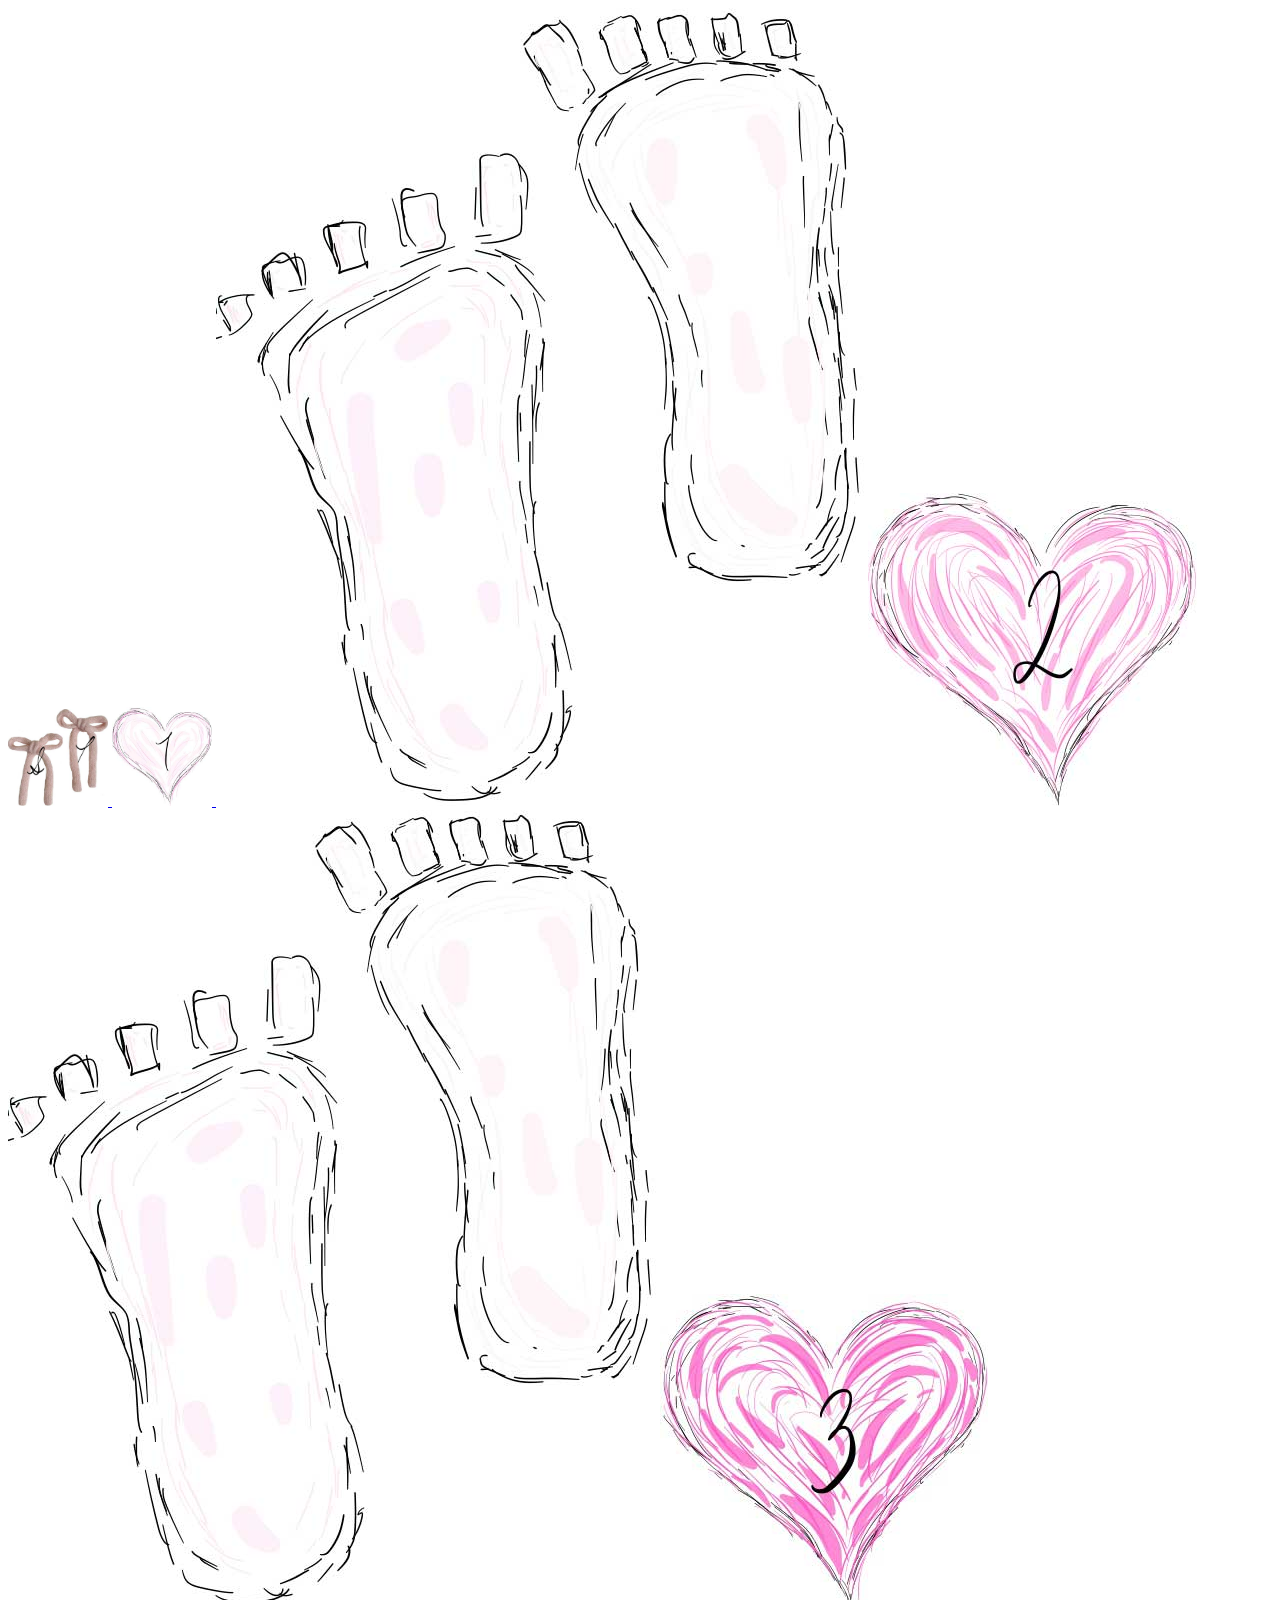
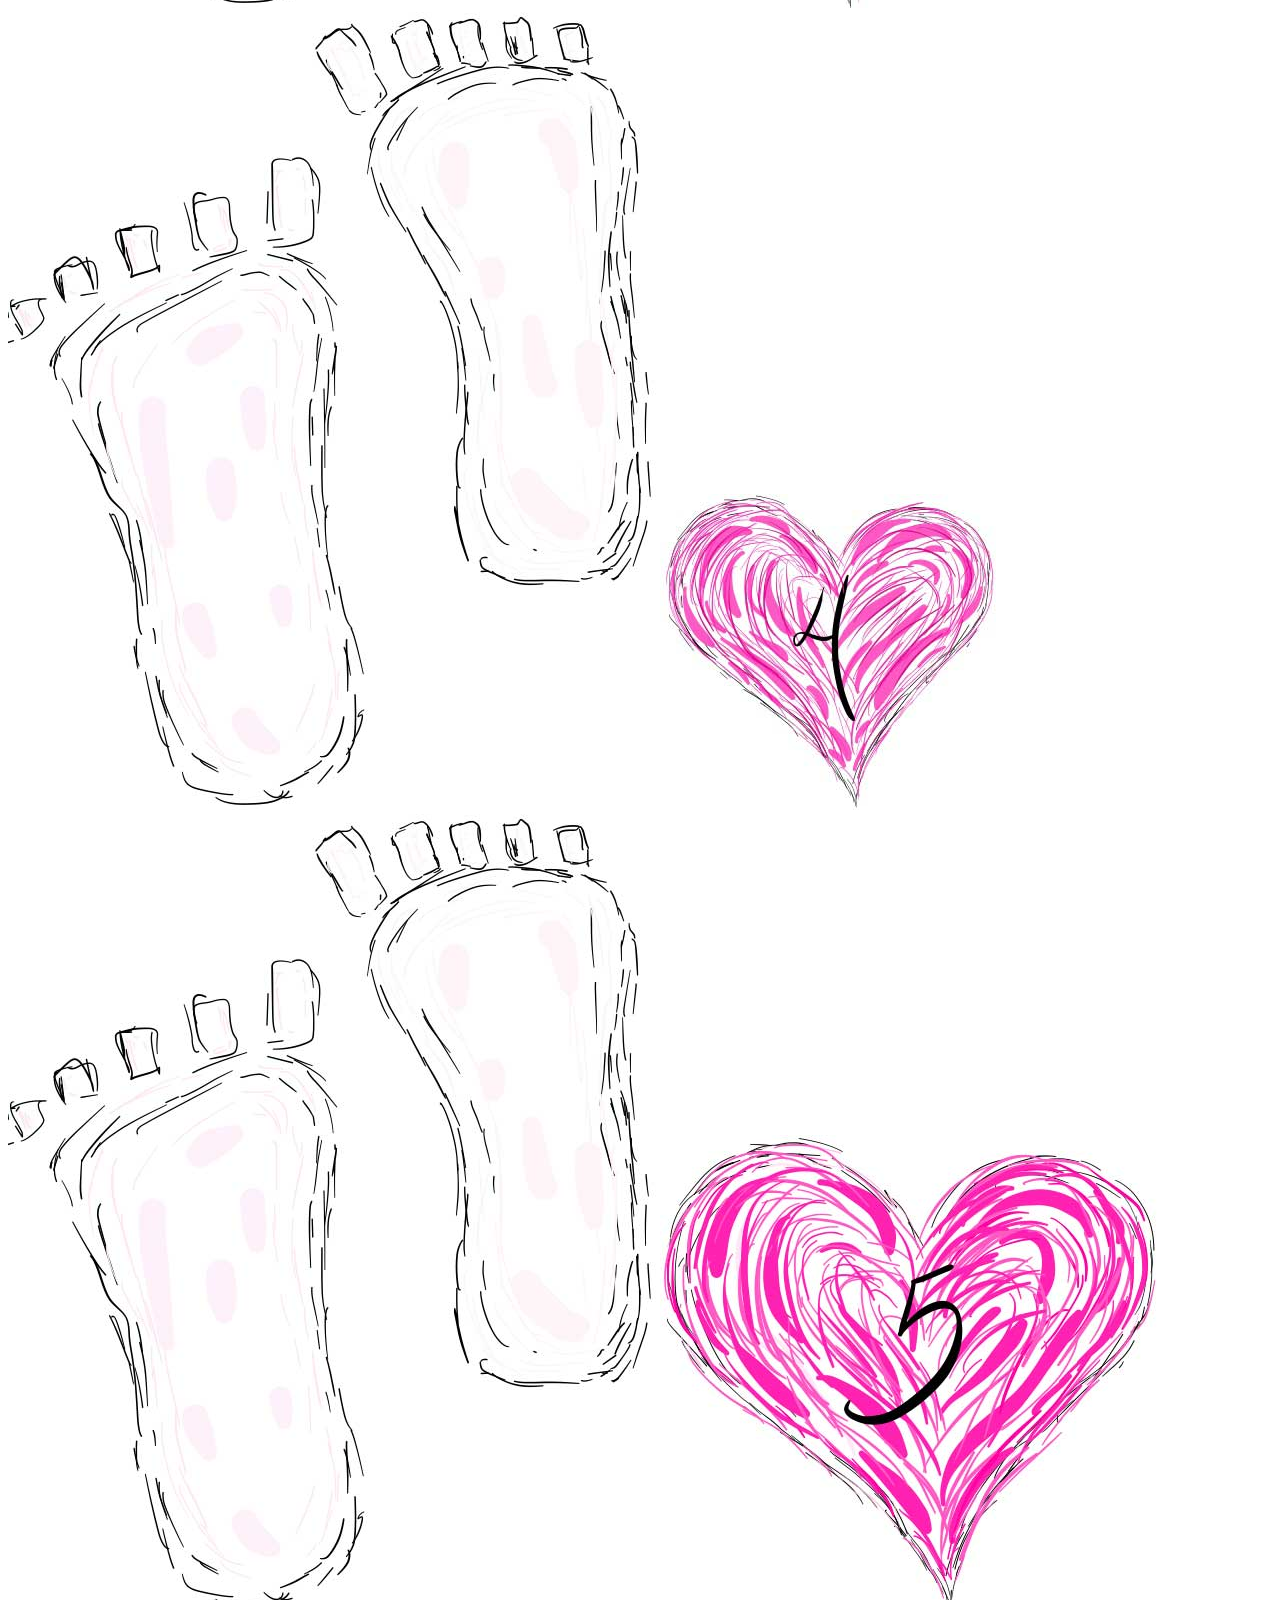
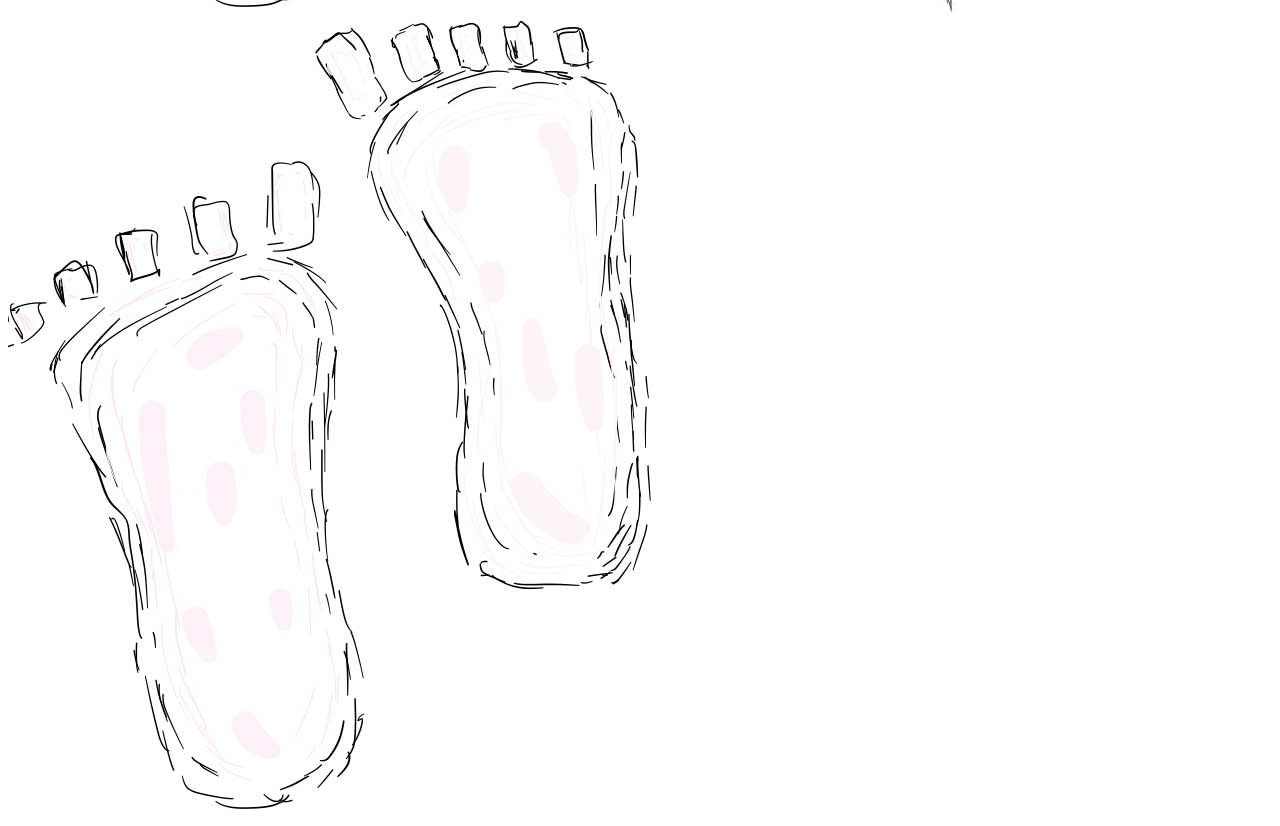
<file: index.html>
<!DOCTYPE html>
<head>
    <meta charset="UTF-8">
    <meta name="viewport" content="width=device-width, initial-scale=1.0">
    <title>lovehome</title>
    <link rel="stylesheet" href="css/style.css">
</head>
<body>
<a href="index.html"> 
    <img src="IMG_2011fw.jpg" class="ribbons"> 
  </a>
  
  <a href= "1.html"> 
    <img class= "heart1" src="IMG_1994fw.jpg" >
  </a>

  <img class="footstep1" src="IMG_2013fw.jpg">

<a href="2.html">
    <img class="heart2" src="IMG_1995fw.jpg">
</a>

<img class="footstep2" src="IMG_2013fw.jpg">

<a href="3.html">
    <img class="heart3" src="IMG_1996fw.jpg">
</a>

<img class="footstep3" src="IMG_2013fw.jpg">

<a href="4.html">
    <img class="heart4" src="IMG_1997fw.jpg">
</a>

<img class="footstep4" src="IMG_2013fw.jpg">

<a href="5.html">
    <img class="heart5" src="IMG_1998fw.jpg">
</a>

<img class="footstep5" src="IMG_2013fw.jpg">















</body>
</file>
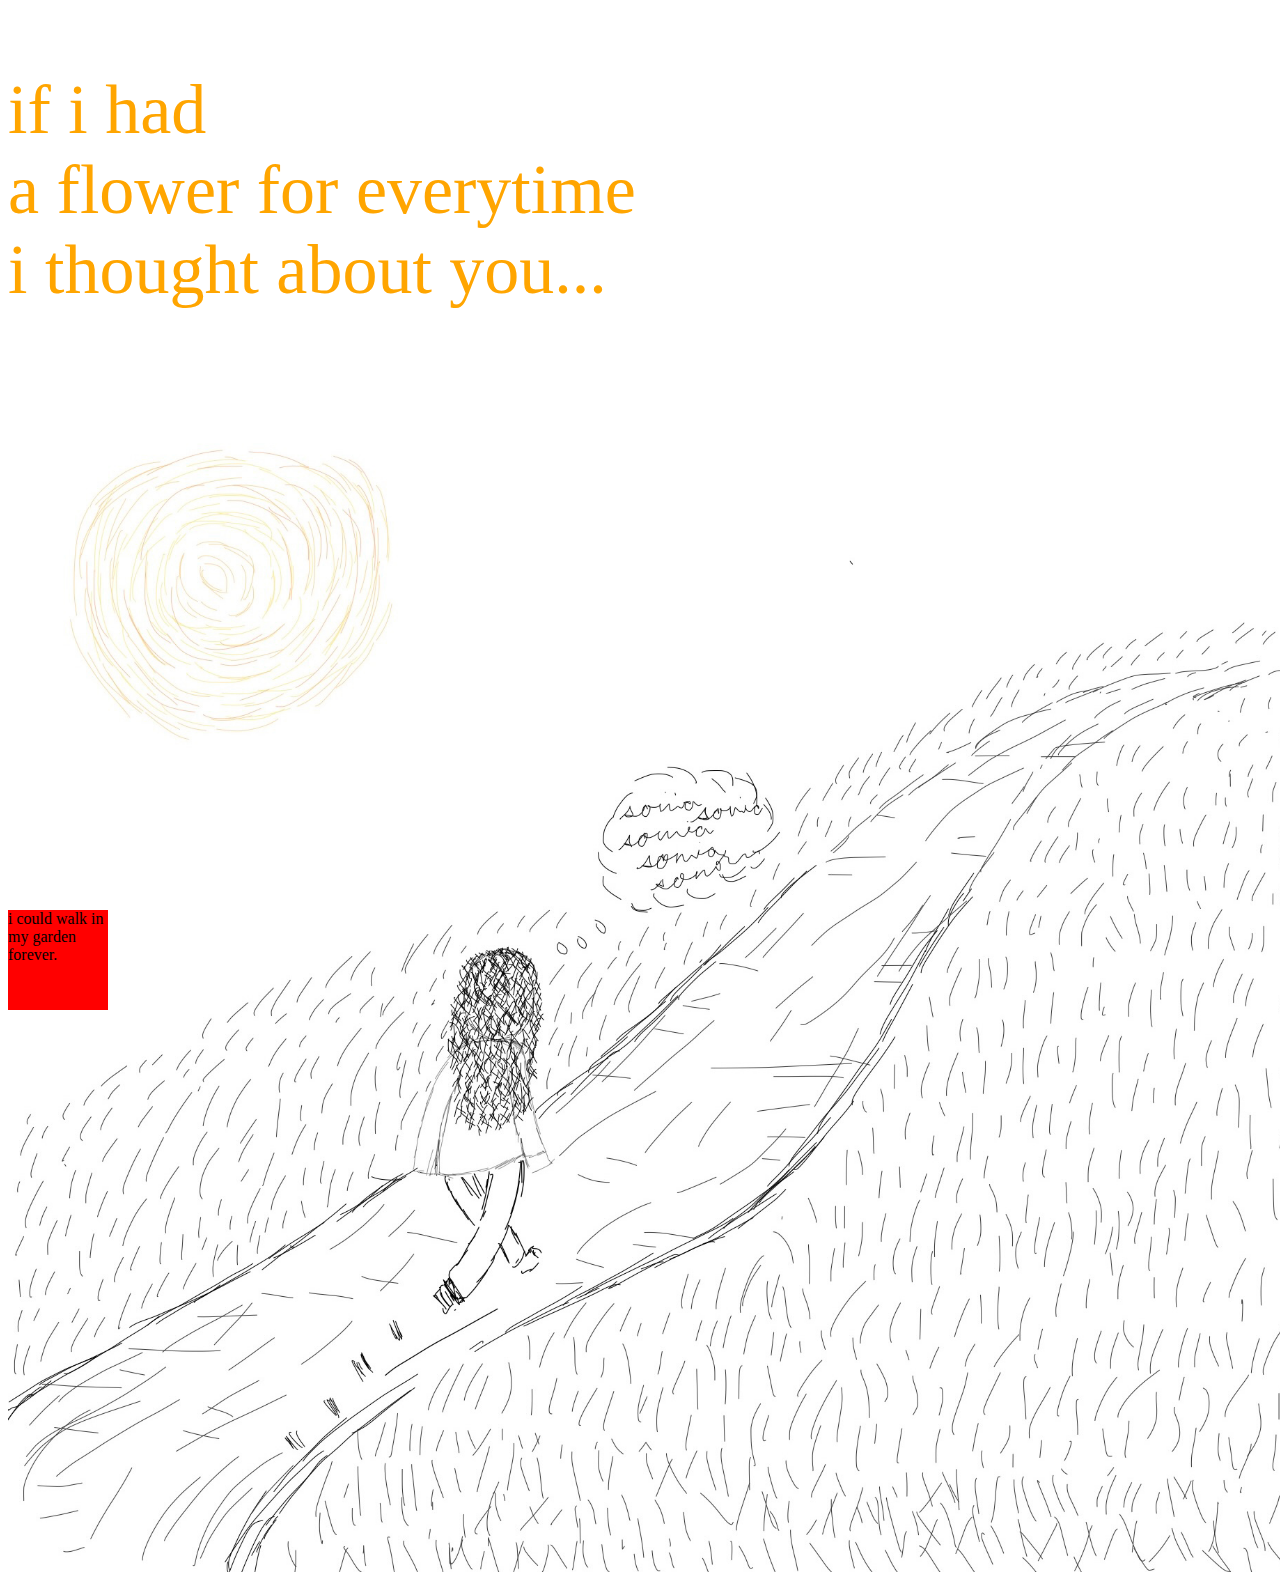
<file: 1.html>
<!DOCTYPE html>
<head>
    <meta charset="UTF-8">
    <meta name="viewport" content="width=device-width, initial-scale=1.0">
    <title>garden<3</title>
    <link rel="stylesheet" href="style.css">
</head>
<body> 


    
    <div class="html1-topquote">
        if i had <br>
        a flower for everytime<br>
        i thought about you...
    </div>

   <div class="gardenimgs-container">
        <img src="IMG_2019fw.jpg" width="1500px"/>
        <img class= "fullgarden" src="IMG_2020fw.jpg" width="1500px"/>
        
   </div>

   <div class="html1-bottomquote">
    i could walk in my garden forever.
   </div>
 
   <a href="2.html">
    <img class="next-arrow1" src="IMG_2026fw.jpg">

</a>
    

























</body>
</file>
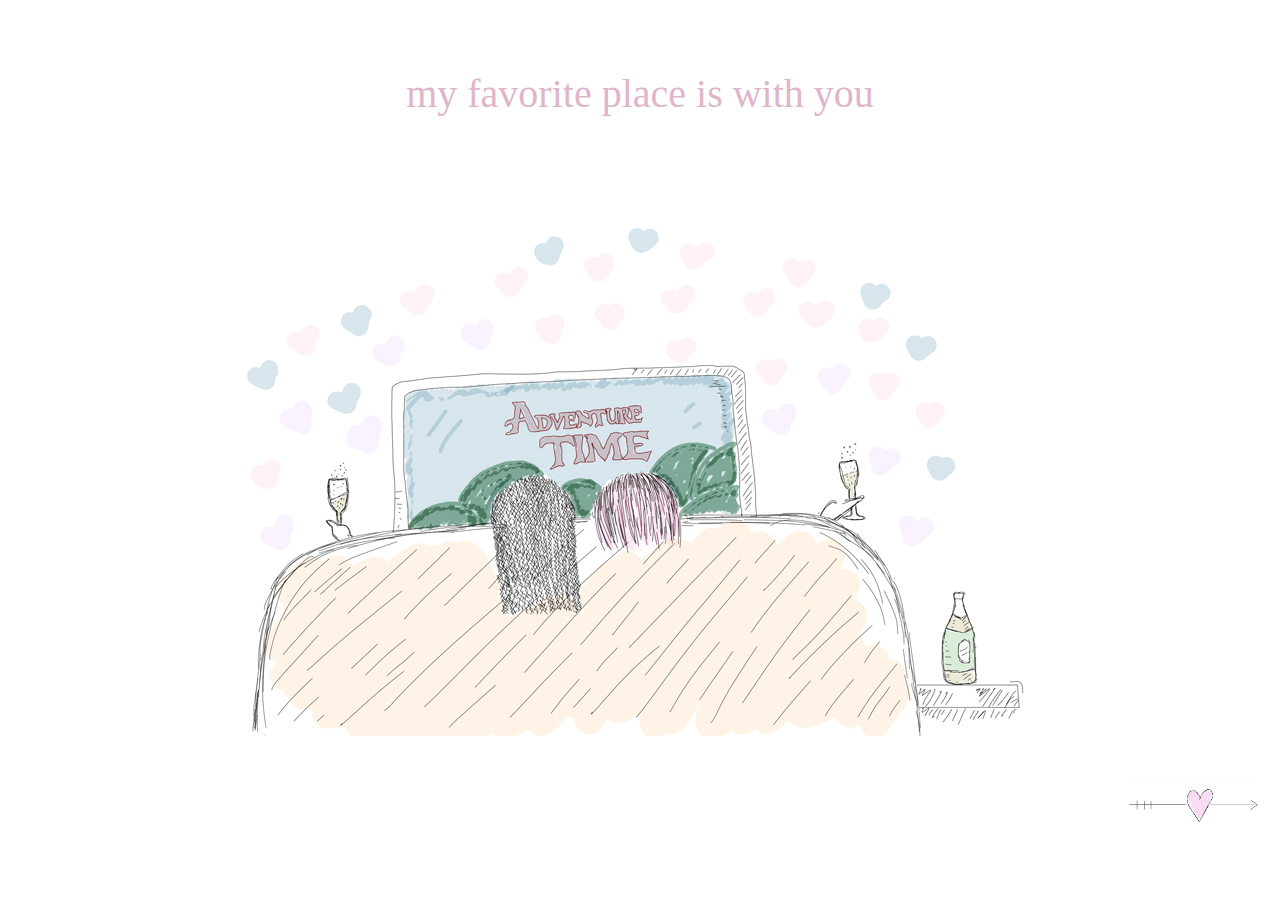
<file: 2.html>
<!DOCTYPE html>
<head>
    <meta charset="UTF-8">
    <meta name="viewport" content="width=device-width, initial-scale=1.0">
    <title>withyou<3</title>
    <link rel="stylesheet" href="style.css">
</head>

<body> 

    <div class="html2-quote">
    my favorite place is with you
</div>

<img class="adventure-time" src="IMG_2023fw.jpg">

<a href="3.html">
    <img class="next-arrow2" src="IMG_2026fw.jpg" > 
</a>
















</body>











</body>
</file>
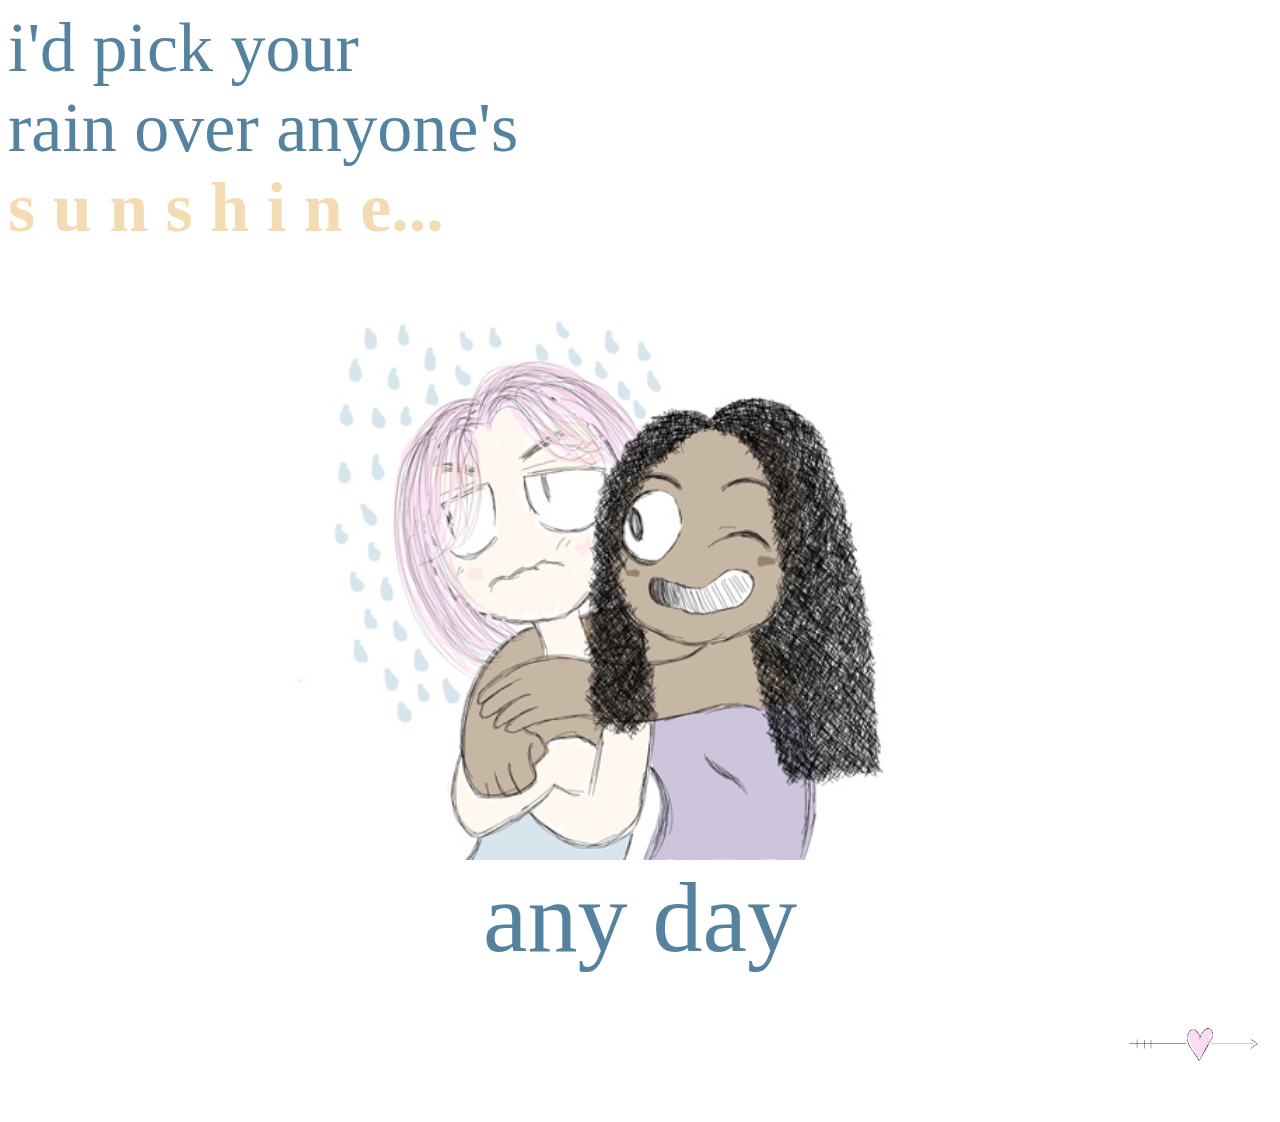
<file: 3.html>
<!DOCTYPE html>
<head>
    <meta charset="UTF-8">
    <meta name="viewport" content="width=device-width, initial-scale=1.0">
    <title>myrain<3</title>
    <link rel="stylesheet" href="style.css">
</head>

<body> 

    <div class="html3-topquote">
    i'd pick your <br>
    rain over anyone's <br>
    <span style="font-weight: bold; color: rgb(243, 220, 180);">s u n s h i n e... </span>
    </div>

    <img class="rain-img" src="IMG_2025fw.jpg">
    
    <div class="html3-bottomquote">
    any      day 
    </div>

    <a href="4.html">
        <img class="next-arrow3" src="IMG_2026fw.jpg" > 
    </a>
    























</body>
</file>
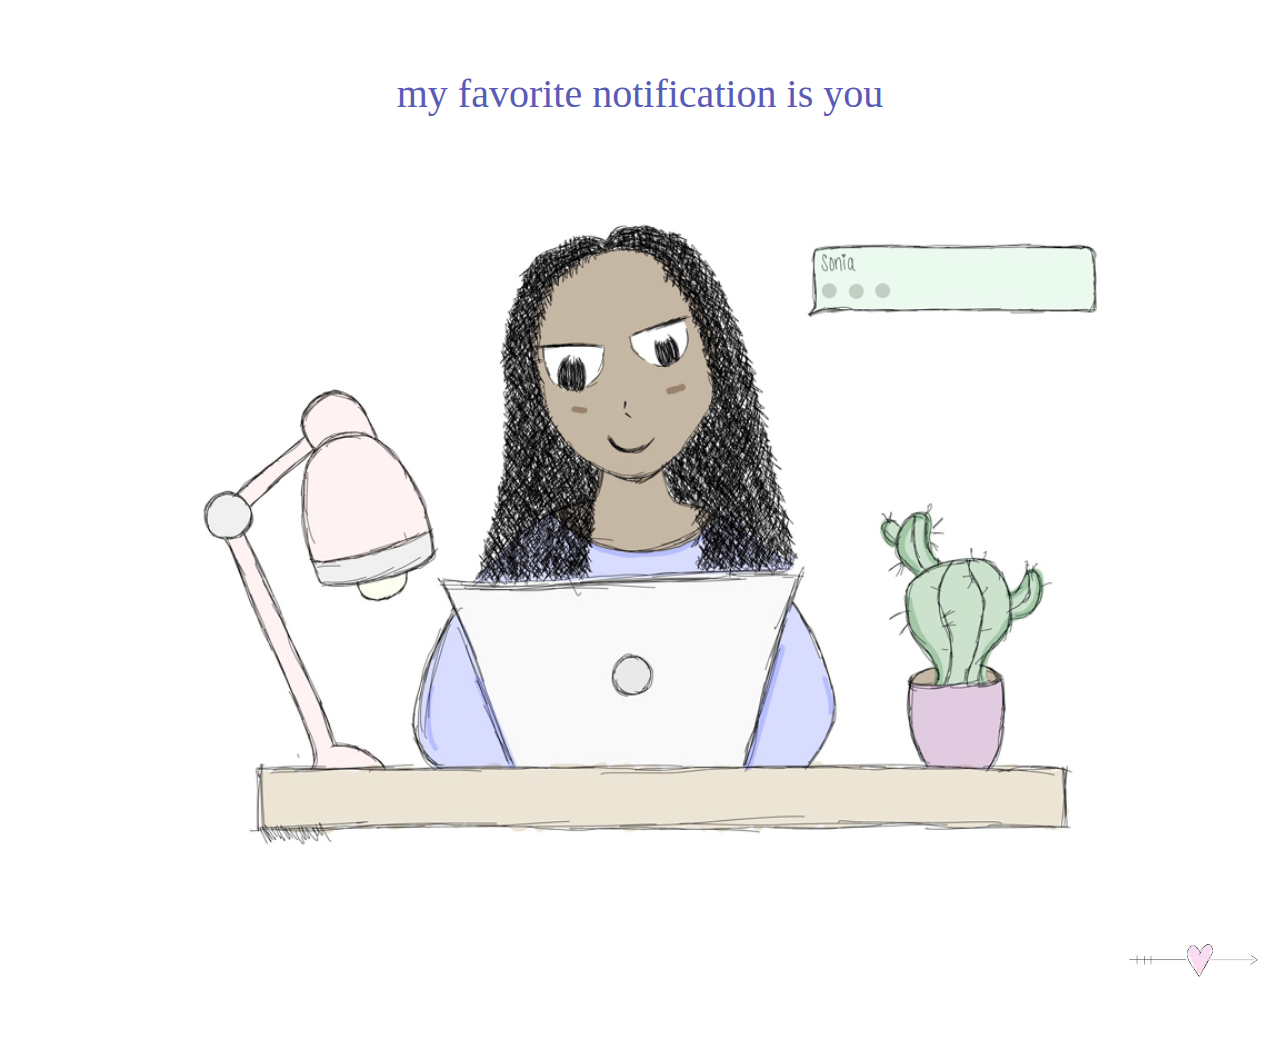
<file: 4.html>
<!DOCTYPE html>
<head>
    <meta charset="UTF-8">
    <meta name="viewport" content="width=device-width, initial-scale=1.0">
    <title>notif<3</title>
    <link rel="stylesheet" href="style.css">
</head>

<body> 
<div class="html4-quote">
    my favorite notification is you 
</div>

<img class="textmessage" src="IMG_2030fw.jpg">

<a href="5.html">
    <img class="next-arrow4" src="IMG_2026fw.jpg">

</a>
    

</body>
</file>
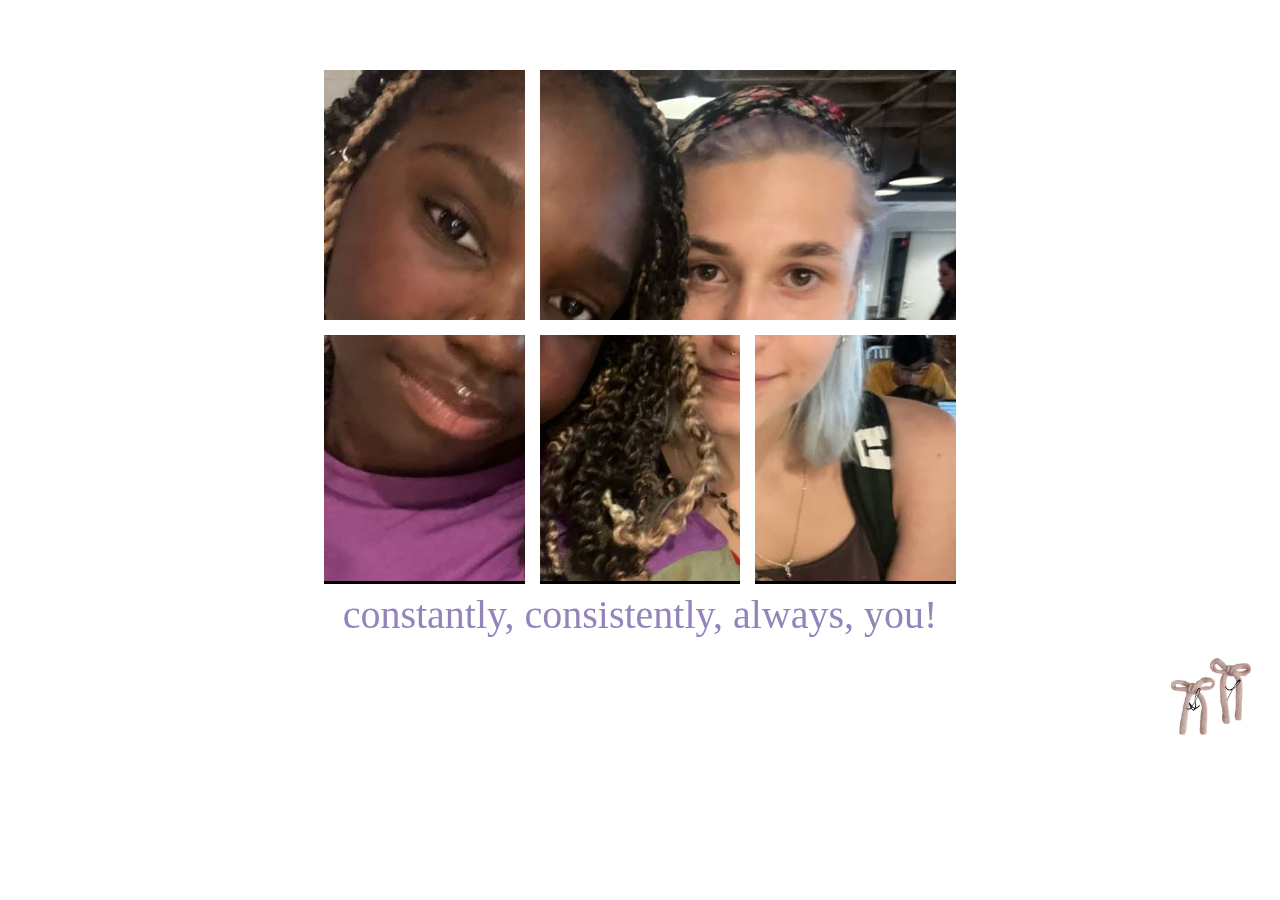
<file: 5.html>
<!DOCTYPE html>
<head>
    <meta charset="UTF-8">
    <meta name="viewport" content="width=device-width, initial-scale=1.0">
    <title>alwaysyou<3</title>
    <link rel="stylesheet" href="style.css">
</head>


    <section>
        <img src="IMG_8431fw.jpg">
        <article>
            <div></div>
            <div></div>
            <div></div>
            <div></div>
            <div></div>
        </article>
    </section>

<div class="html5-quote">
    constantly, consistently, always, you!
</div>

<a href="index.html">
    <img class="home-ribbons" src="IMG_2011fw.jpg">
</a>



</body>
</file>
<file: css/style.css>
.ribbons {
    width: 100px;
}

.heart1{
position: relative;
 width: 100px;
margin-top: 30px;
}
</file>
<file: style.css>
.ribbons {
    position: absolute;
    width: 100px;
}

.heart1{
position: absolute;
width: 150px;
margin-top: 30px;
margin-left: 1270px;

}

#red:hover {
    background-color: red;
}

.footstep1{
position:absolute;
width: 50px;
margin-top: 80px;
margin-left: 1170px;
transform: rotate(200deg);
}

.heart2{
    position: absolute;
    width: 150px;
    margin-top: 230px;
    margin-left: 1190px;
}

.footstep2{
    position:absolute;
    width: 50px;
    margin-top: 280px;
    margin-left: 1100px;
    transform: rotate(240deg);
    }

.heart3{
position: absolute;
 width: 150px;
margin-top: 390px;
margin-left: 1000px;
 }

 .footstep3{
    position:absolute;
    width: 50px;
    margin-top: 450px;
    margin-left: 930px;
    transform: rotate(250deg);
    }

 .heart4{
 position: absolute;
 width: 150px;
 margin-top: 450px;
 margin-left: 750px;
 }

 .footstep4{
    position:absolute;
    width: 50px;
    margin-top: 490px;
    margin-left: 680px;
    transform: rotate(-20deg);
    }

.heart5{
 position: absolute;
 width: 150px;
 margin-top: 360px;
margin-left: 510px;
 }

.footstep5{
position:absolute;
width: 50px;
margin-top: 320px;
margin-left: 420px;
transform: rotate(-20deg);
 }


 .html1-topquote{
margin-top: 70px;
color: orange; 
font-family: optima;
font-size: 70px; 
}



.gardenimgs-container{
margin-top: 100px;
justify-content: center;
 width: 500px;
height: 500px;
position: relative;
}

.gardenimgs-container img{
width: 100%
height: 100%
}

.fullgarden{
    position: absolute;
    left: 0;
    top: 0;
    opacity: 0;
    transition: all 4.0s ease;

}

.fullgarden:hover{
    opacity: 1;
}

.html1-bottomquote{
position: absolute;
margin-left: 0px;
background-color:red;
width: 100px;
height: 100px;
}

.html2-quote{
margin-top: 70px;
text-align: center;
font-size: 40px;
font-family: optima;
color: rgb(223, 181, 202);
}

.adventure-time{
display: block;
margin-left: auto;
margin-right: auto;
}

.next-arrow2{
transform: rotate(-90deg);
width: 50px;
margin-left: 92%;

}

.html3-topquote{
 color: rgb(85, 131, 159);
 font-family: optima;
 font-size: 70px;
 
}

.rain-img{
display: block;
margin-left: auto;
margin-right: auto;
width: 700px;
margin-top: 70px;
}

.html3-bottomquote{
color: rgb(85, 131, 159);
font-family: optima;
font-size: 100px;
text-align: center;
    
}   

.next-arrow3{
    transform: rotate(-90deg);
    width: 50px;
    margin-left: 92%;

}

.html4-quote{
text-align: center;
font-family: optima;
color: rgb(90, 90, 183);
font-size: 40px;
margin-top: 70px;
}

.textmessage{
display: block;
margin-left: auto;
margin-right: auto;
width: 1000px;
}

.next-arrow4{
transform: rotate(-90deg);
width: 50px;
margin-left: 92%;
}

section {
	width: 50%;
	margin-top: 70px;
    margin-left: auto;
    margin-right: auto;
	line-height: 0;
	position: relative;
}
section img {
	width: 100%;
}
section article {
	position: absolute;
	top: 0;
	width: 100%;
	background: rgb(255, 255, 255);
	display: grid;
	grid-template-columns: 1fr 1fr 1fr;
	grid-gap: 15px;
	mix-blend-mode: lighten;
}
section div {
	background: rgb(0, 0, 0);
	height: 19.5vw;
}
section div:nth-of-type(2) {
	grid-column: 2 / 4;
}

.html5-quote{
margin-top: 10px;
text-align: center;
font-family: optima;
font-size: 40px;
color: rgb(147, 133, 187);
}

.home-ribbons{

width: 80px;
margin-top: 20px;
margin-left: 92%;
}
</file>
